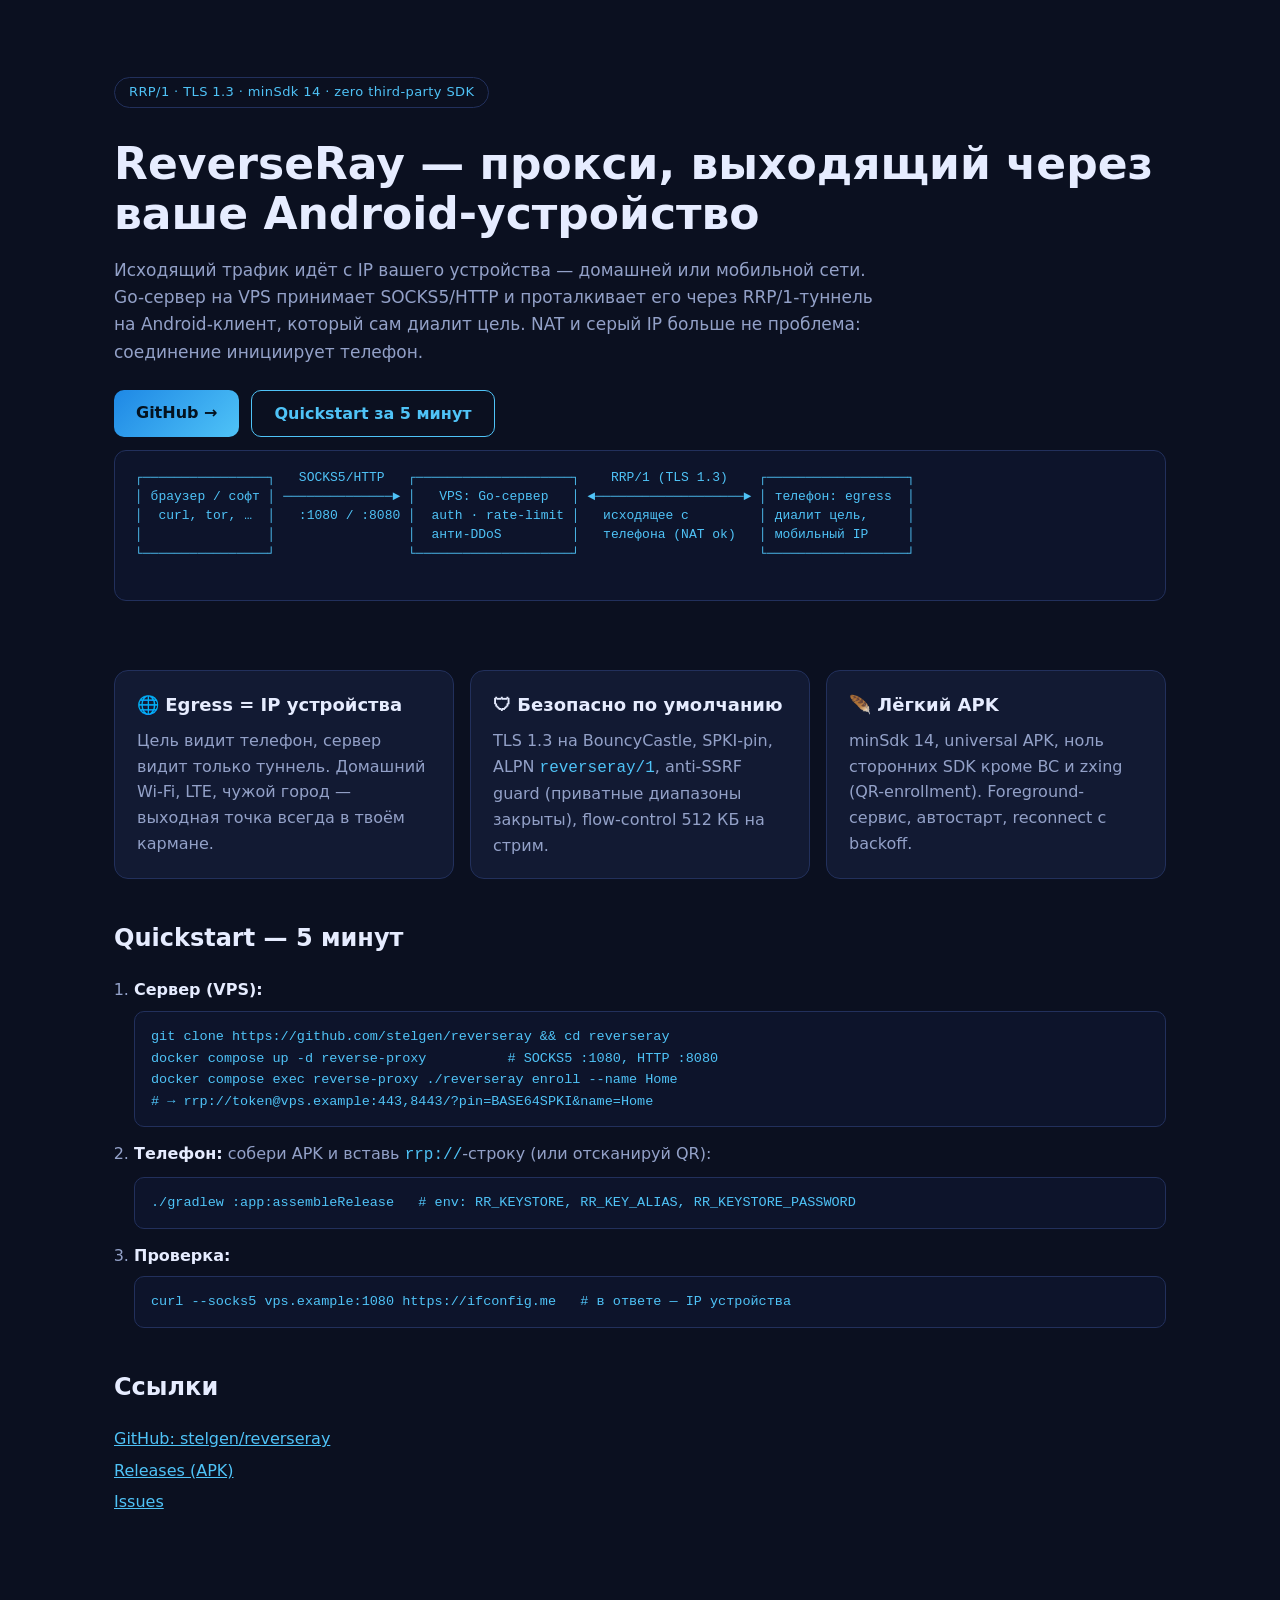
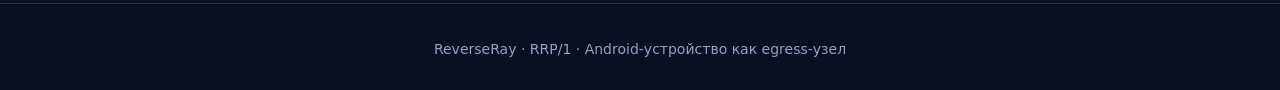
<file: index.html>
<!DOCTYPE html>
<html lang="ru">
<head>
  <meta charset="utf-8">
  <meta name="viewport" content="width=device-width, initial-scale=1">
  <title>ReverseRay — прокси, выходящий через ваше Android-устройство</title>
  <meta name="description" content="ReverseRay: Android-телефон становится egress-узлом. Go-сервер держит SOCKS5/HTTP-прокси, транспорт RRP/1 поверх TLS 1.3, SPKI-pin и anti-SSRF.">
  <link rel="icon" type="image/png" sizes="32x32" href="favicon-32.png">
  <meta property="og:title" content="ReverseRay">
  <meta property="og:description" content="Personal proxy with an Android device as the egress node. TLS 1.3, SPKI pinning, no VPS provider IP.">
  <meta property="og:image" content="og-image.png">
  <meta property="og:type" content="website">
  <link rel="stylesheet" href="style.css">
</head>
<body>

<header class="hero">
  <p class="badge">RRP/1 · TLS 1.3 · minSdk 14 · zero third-party SDK</p>
  <h1>ReverseRay — прокси, выходящий через ваше Android-устройство</h1>
  <p class="lead">
    Исходящий трафик идёт с IP вашего устройства — домашней или мобильной сети.
    Go-сервер на VPS принимает SOCKS5/HTTP и проталкивает его через RRP/1-туннель
    на Android-клиент, который сам диалит цель. NAT и серый IP больше не проблема:
    соединение инициирует телефон.
  </p>
  <p class="cta">
    <a class="btn" href="https://github.com/stelgen/reverseray">GitHub →</a>
    <a class="btn ghost" href="#quickstart">Quickstart за 5 минут</a>
  </p>

  <pre class="scheme">
┌────────────────┐   SOCKS5/HTTP   ┌────────────────────┐    RRP/1 (TLS 1.3)    ┌──────────────────┐
│ браузер / софт │ ──────────────► │   VPS: Go-сервер   │ ◄───────────────────► │ телефон: egress  │
│  curl, tor, …  │   :1080 / :8080 │  auth · rate-limit │   исходящее с         │ диалит цель,     │
│                │                 │  анти-DDoS         │   телефона (NAT ok)   │ мобильный IP     │
└────────────────┘                 └────────────────────┘                       └──────────────────┘
  </pre>
</header>

<main>
  <section class="features" aria-label="Возможности">
    <article class="card">
      <h3>🌐 Egress = IP устройства</h3>
      <p>Цель видит телефон, сервер видит только туннель. Домашний Wi-Fi, LTE, чужой город — выходная точка всегда в твоём кармане.</p>
    </article>
    <article class="card">
      <h3>🛡 Безопасно по умолчанию</h3>
      <p>TLS 1.3 на BouncyCastle, SPKI-pin, ALPN <code>reverseray/1</code>, anti-SSRF guard (приватные диапазоны закрыты), flow-control 512 КБ на стрим.</p>
    </article>
    <article class="card">
      <h3>🪶 Лёгкий APK</h3>
      <p>minSdk 14, universal APK, ноль сторонних SDK кроме BC и zxing (QR-enrollment). Foreground-сервис, автостарт, reconnect с backoff.</p>
    </article>
  </section>

  <section id="quickstart" class="quickstart">
    <h2>Quickstart — 5 минут</h2>
    <ol>
      <li>
        <b>Сервер (VPS):</b>
        <pre><code>git clone https://github.com/stelgen/reverseray &amp;&amp; cd reverseray
docker compose up -d reverse-proxy          # SOCKS5 :1080, HTTP :8080
docker compose exec reverse-proxy ./reverseray enroll --name Home
# → rrp://token@vps.example:443,8443/?pin=BASE64SPKI&amp;name=Home</code></pre>
      </li>
      <li>
        <b>Телефон:</b> собери APK и вставь <code>rrp://</code>-строку (или отсканируй QR):
        <pre><code>./gradlew :app:assembleRelease   # env: RR_KEYSTORE, RR_KEY_ALIAS, RR_KEYSTORE_PASSWORD</code></pre>
      </li>
      <li>
        <b>Проверка:</b>
        <pre><code>curl --socks5 vps.example:1080 https://ifconfig.me   # в ответе — IP устройства</code></pre>
      </li>
    </ol>
  </section>

  <section class="links">
    <h2>Ссылки</h2>
    <ul>
      <li><a href="https://github.com/stelgen/reverseray">GitHub: stelgen/reverseray</a></li>
      <li><a href="https://github.com/stelgen/reverseray/releases">Releases (APK)</a></li>
      <li><a href="https://github.com/stelgen/reverseray/issues">Issues</a></li>
    </ul>
  </section>
</main>

<footer>
  <p>ReverseRay · RRP/1 · Android-устройство как egress-узел</p>
</footer>

</body>
</html>
</file>
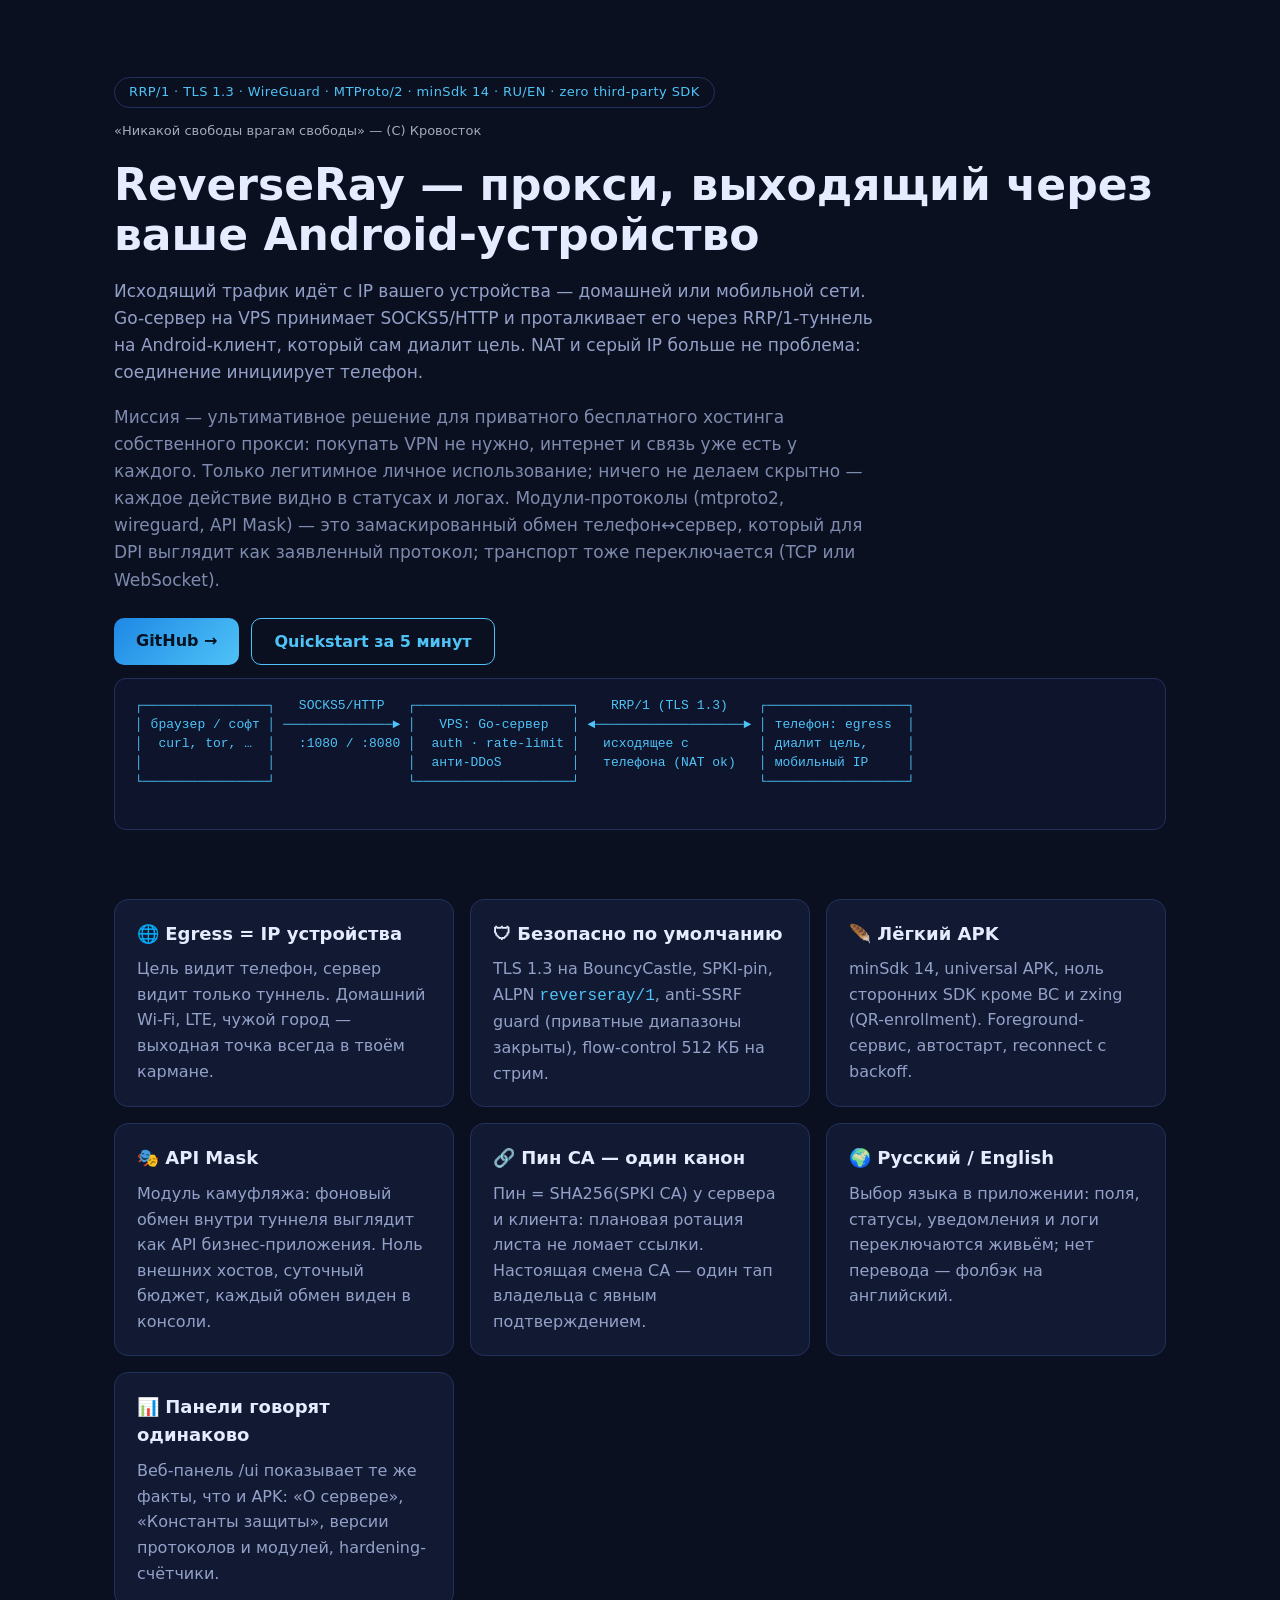
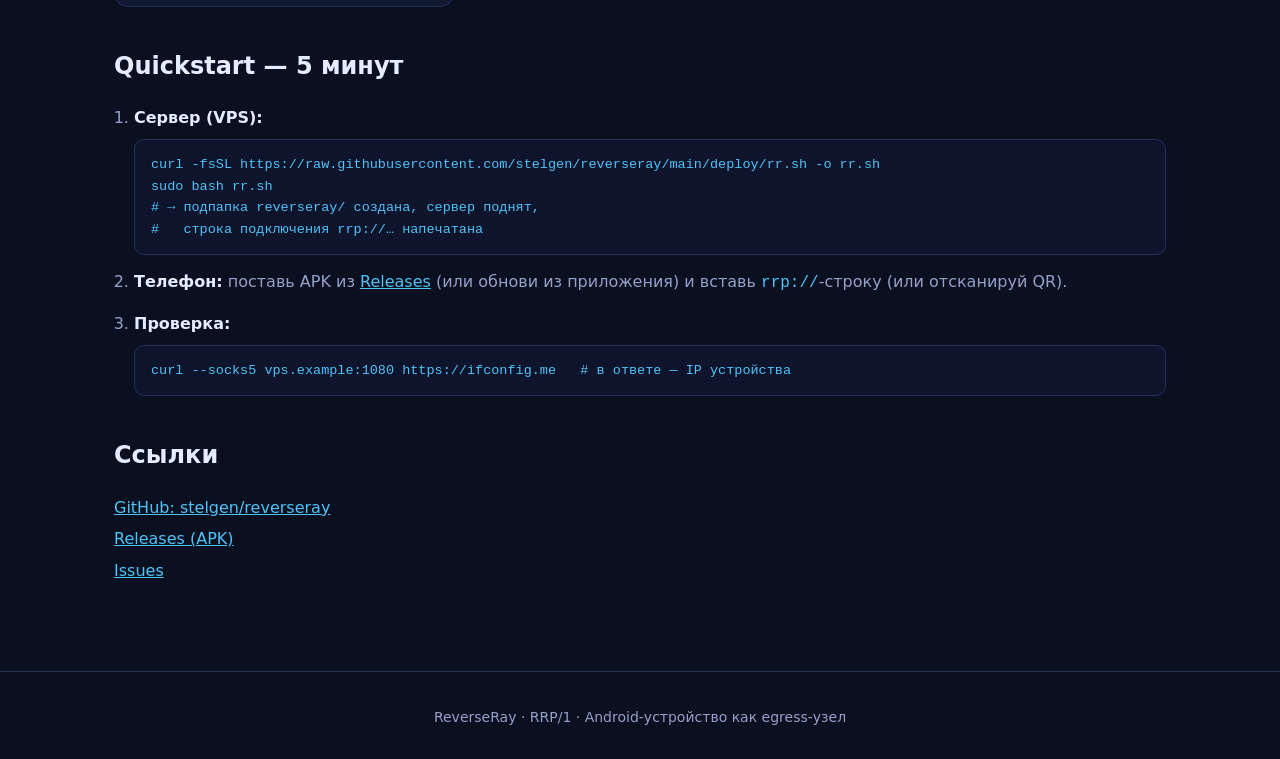
<file: landing/index.html>
<!DOCTYPE html>
<html lang="ru">
<head>
  <meta charset="utf-8">
  <meta name="viewport" content="width=device-width, initial-scale=1">
  <title>ReverseRay — прокси, выходящий через ваше Android-устройство</title>
  <meta name="description" content="ReverseRay: Android-телефон становится egress-узлом. Go-сервер держит SOCKS5/HTTP-прокси, транспорт RRP/1 поверх TLS 1.3, SPKI-pin и anti-SSRF.">
  <link rel="icon" type="image/png" sizes="32x32" href="favicon-32.png">
  <meta property="og:title" content="ReverseRay">
  <meta property="og:description" content="Personal proxy with an Android device as the egress node. TLS 1.3, SPKI pinning, no VPS provider IP.">
  <meta property="og:image" content="og-image.png">
  <meta property="og:type" content="website">
  <link rel="stylesheet" href="style.css">
</head>
<body>

<header class="hero">
  <p class="badge">RRP/1 · TLS 1.3 · WireGuard · MTProto/2 · minSdk 14 · RU/EN · zero third-party SDK</p>
  <p style="opacity:.7;font-size:13px;margin:0 0 6px">«Никакой свободы врагам свободы» — (С) Кровосток</p>
  <h1>ReverseRay — прокси, выходящий через ваше Android-устройство</h1>
  <p class="lead">
    Исходящий трафик идёт с IP вашего устройства — домашней или мобильной сети.
    Go-сервер на VPS принимает SOCKS5/HTTP и проталкивает его через RRP/1-туннель
    на Android-клиент, который сам диалит цель. NAT и серый IP больше не проблема:
    соединение инициирует телефон.
  </p>
  <p class="lead" style="opacity:.85">
    Миссия — ультимативное решение для приватного бесплатного хостинга собственного
    прокси: покупать VPN не нужно, интернет и связь уже есть у каждого. Только
    легитимное личное использование; ничего не делаем скрытно — каждое действие
    видно в статусах и логах. Модули-протоколы (mtproto2, wireguard, API Mask) —
    это замаскированный обмен телефон↔сервер, который для DPI выглядит как заявленный
    протокол; транспорт тоже переключается (TCP или WebSocket).
  </p>
  <p class="cta">
    <a class="btn" href="https://github.com/stelgen/reverseray">GitHub →</a>
    <a class="btn ghost" href="#quickstart">Quickstart за 5 минут</a>
  </p>

  <pre class="scheme">
┌────────────────┐   SOCKS5/HTTP   ┌────────────────────┐    RRP/1 (TLS 1.3)    ┌──────────────────┐
│ браузер / софт │ ──────────────► │   VPS: Go-сервер   │ ◄───────────────────► │ телефон: egress  │
│  curl, tor, …  │   :1080 / :8080 │  auth · rate-limit │   исходящее с         │ диалит цель,     │
│                │                 │  анти-DDoS         │   телефона (NAT ok)   │ мобильный IP     │
└────────────────┘                 └────────────────────┘                       └──────────────────┘
  </pre>
</header>

<main>
  <section class="features" aria-label="Возможности">
    <article class="card">
      <h3>🌐 Egress = IP устройства</h3>
      <p>Цель видит телефон, сервер видит только туннель. Домашний Wi-Fi, LTE, чужой город — выходная точка всегда в твоём кармане.</p>
    </article>
    <article class="card">
      <h3>🛡 Безопасно по умолчанию</h3>
      <p>TLS 1.3 на BouncyCastle, SPKI-pin, ALPN <code>reverseray/1</code>, anti-SSRF guard (приватные диапазоны закрыты), flow-control 512 КБ на стрим.</p>
    </article>
    <article class="card">
      <h3>🪶 Лёгкий APK</h3>
      <p>minSdk 14, universal APK, ноль сторонних SDK кроме BC и zxing (QR-enrollment). Foreground-сервис, автостарт, reconnect с backoff.</p>
    </article>
    <article class="card">
      <h3>🎭 API Mask</h3>
      <p>Модуль камуфляжа: фоновый обмен внутри туннеля выглядит как API бизнес-приложения. Ноль внешних хостов, суточный бюджет, каждый обмен виден в консоли.</p>
    </article>
    <article class="card">
      <h3>🔗 Пин CA — один канон</h3>
      <p>Пин = SHA256(SPKI CA) у сервера и клиента: плановая ротация листа не ломает ссылки. Настоящая смена CA — один тап владельца с явным подтверждением.</p>
    </article>
    <article class="card">
      <h3>🌍 Русский / English</h3>
      <p>Выбор языка в приложении: поля, статусы, уведомления и логи переключаются живьём; нет перевода — фолбэк на английский.</p>
    </article>
    <article class="card">
      <h3>📊 Панели говорят одинаково</h3>
      <p>Веб-панель /ui показывает те же факты, что и APK: «О сервере», «Константы защиты», версии протоколов и модулей, hardening-счётчики.</p>
    </article>
  </section>

  <section id="quickstart" class="quickstart">
    <h2>Quickstart — 5 минут</h2>
    <ol>
      <li>
        <b>Сервер (VPS):</b>
        <pre><code>curl -fsSL https://raw.githubusercontent.com/stelgen/reverseray/main/deploy/rr.sh -o rr.sh
sudo bash rr.sh
# → подпапка reverseray/ создана, сервер поднят,
#   строка подключения rrp://… напечатана</code></pre>
      </li>
      <li>
        <b>Телефон:</b> поставь APK из
        <a href="https://github.com/stelgen/reverseray/releases">Releases</a>
        (или обнови из приложения) и вставь <code>rrp://</code>-строку (или отсканируй QR).
      </li>
      <li>
        <b>Проверка:</b>
        <pre><code>curl --socks5 vps.example:1080 https://ifconfig.me   # в ответе — IP устройства</code></pre>
      </li>
    </ol>
  </section>

  <section class="links">
    <h2>Ссылки</h2>
    <ul>
      <li><a href="https://github.com/stelgen/reverseray">GitHub: stelgen/reverseray</a></li>
      <li><a href="https://github.com/stelgen/reverseray/releases">Releases (APK)</a></li>
      <li><a href="https://github.com/stelgen/reverseray/issues">Issues</a></li>
    </ul>
  </section>
</main>

<footer>
  <p>ReverseRay · RRP/1 · Android-устройство как egress-узел</p>
</footer>

</body>
</html>
</file>
<file: style.css>
/* ReverseRay landing — чистый CSS, без CDN/шрифтов/JS-фреймворков */

:root {
  --bg: #0b1020;
  --bg-card: #121a33;
  --bg-code: #0d142b;
  --fg: #e6ecff;
  --muted: #93a1c8;
  --accent: #4fc3f7;
  --accent-2: #1e88e5;
  --border: #22305c;
}

* { box-sizing: border-box; }

html { scroll-behavior: smooth; }

body {
  margin: 0;
  background: var(--bg);
  color: var(--fg);
  font: 16px/1.6 system-ui, -apple-system, "Segoe UI", Roboto, sans-serif;
}

code, pre {
  font-family: ui-monospace, Consolas, "Cascadia Mono", Menlo, monospace;
}

a { color: var(--accent); }

/* ---------- hero ---------- */

.hero {
  padding: 64px 24px 32px;
  max-width: 1100px;
  margin: 0 auto;
}

.badge {
  display: inline-block;
  border: 1px solid var(--border);
  border-radius: 999px;
  padding: 4px 14px;
  color: var(--accent);
  font-size: 13px;
  letter-spacing: .4px;
}

h1 {
  font-size: clamp(28px, 5vw, 44px);
  margin: 18px 0 12px;
  line-height: 1.15;
}

.lead {
  color: var(--muted);
  max-width: 760px;
  font-size: 17px;
}

.cta {
  display: flex;
  gap: 12px;
  flex-wrap: wrap;
  margin: 24px 0 8px;
}

.btn {
  display: inline-block;
  background: linear-gradient(135deg, var(--accent-2), var(--accent));
  color: #04121f;
  font-weight: 700;
  text-decoration: none;
  padding: 10px 22px;
  border-radius: 10px;
}

.btn.ghost {
  background: transparent;
  color: var(--accent);
  border: 1px solid var(--accent);
  font-weight: 600;
}

.btn:hover { filter: brightness(1.1); }

.scheme {
  overflow-x: auto;
  background: var(--bg-code);
  border: 1px solid var(--border);
  border-radius: 12px;
  padding: 18px 20px;
  color: var(--accent);
  font-size: 13px;
  line-height: 1.45;
}

/* ---------- cards ---------- */

main {
  max-width: 1100px;
  margin: 0 auto;
  padding: 24px;
}

.features {
  display: grid;
  grid-template-columns: repeat(auto-fit, minmax(260px, 1fr));
  gap: 16px;
}

.card {
  background: var(--bg-card);
  border: 1px solid var(--border);
  border-radius: 14px;
  padding: 20px 22px;
}

.card h3 { margin: 0 0 8px; font-size: 18px; }
.card p { margin: 0; color: var(--muted); }

/* ---------- quickstart ---------- */

.quickstart { margin-top: 40px; }
.quickstart h2, .links h2 { font-size: 24px; }

.quickstart ol {
  padding-left: 20px;
  display: grid;
  gap: 14px;
}

.quickstart li { color: var(--muted); }
.quickstart b { color: var(--fg); }

.quickstart pre {
  background: var(--bg-code);
  border: 1px solid var(--border);
  border-radius: 10px;
  padding: 14px 16px;
  overflow-x: auto;
  font-size: 13.5px;
  color: #c9e7ff;
  margin: 8px 0 0;
}

code { color: var(--accent); }

/* ---------- links / footer ---------- */

.links { margin-top: 40px; }

.links ul {
  list-style: none;
  padding: 0;
  display: grid;
  gap: 6px;
}

footer {
  border-top: 1px solid var(--border);
  color: var(--muted);
  text-align: center;
  padding: 20px;
  margin-top: 48px;
  font-size: 14px;
}
</file>
<file: landing/style.css>
/* ReverseRay landing — чистый CSS, без CDN/шрифтов/JS-фреймворков */

:root {
  --bg: #0b1020;
  --bg-card: #121a33;
  --bg-code: #0d142b;
  --fg: #e6ecff;
  --muted: #93a1c8;
  --accent: #4fc3f7;
  --accent-2: #1e88e5;
  --border: #22305c;
}

* { box-sizing: border-box; }

html { scroll-behavior: smooth; }

body {
  margin: 0;
  background: var(--bg);
  color: var(--fg);
  font: 16px/1.6 system-ui, -apple-system, "Segoe UI", Roboto, sans-serif;
}

code, pre {
  font-family: ui-monospace, Consolas, "Cascadia Mono", Menlo, monospace;
}

a { color: var(--accent); }

/* ---------- hero ---------- */

.hero {
  padding: 64px 24px 32px;
  max-width: 1100px;
  margin: 0 auto;
}

.badge {
  display: inline-block;
  border: 1px solid var(--border);
  border-radius: 999px;
  padding: 4px 14px;
  color: var(--accent);
  font-size: 13px;
  letter-spacing: .4px;
}

h1 {
  font-size: clamp(28px, 5vw, 44px);
  margin: 18px 0 12px;
  line-height: 1.15;
}

.lead {
  color: var(--muted);
  max-width: 760px;
  font-size: 17px;
}

.cta {
  display: flex;
  gap: 12px;
  flex-wrap: wrap;
  margin: 24px 0 8px;
}

.btn {
  display: inline-block;
  background: linear-gradient(135deg, var(--accent-2), var(--accent));
  color: #04121f;
  font-weight: 700;
  text-decoration: none;
  padding: 10px 22px;
  border-radius: 10px;
}

.btn.ghost {
  background: transparent;
  color: var(--accent);
  border: 1px solid var(--accent);
  font-weight: 600;
}

.btn:hover { filter: brightness(1.1); }

.scheme {
  overflow-x: auto;
  background: var(--bg-code);
  border: 1px solid var(--border);
  border-radius: 12px;
  padding: 18px 20px;
  color: var(--accent);
  font-size: 13px;
  line-height: 1.45;
}

/* ---------- cards ---------- */

main {
  max-width: 1100px;
  margin: 0 auto;
  padding: 24px;
}

.features {
  display: grid;
  grid-template-columns: repeat(auto-fit, minmax(260px, 1fr));
  gap: 16px;
}

.card {
  background: var(--bg-card);
  border: 1px solid var(--border);
  border-radius: 14px;
  padding: 20px 22px;
}

.card h3 { margin: 0 0 8px; font-size: 18px; }
.card p { margin: 0; color: var(--muted); }

/* ---------- quickstart ---------- */

.quickstart { margin-top: 40px; }
.quickstart h2, .links h2 { font-size: 24px; }

.quickstart ol {
  padding-left: 20px;
  display: grid;
  gap: 14px;
}

.quickstart li { color: var(--muted); }
.quickstart b { color: var(--fg); }

.quickstart pre {
  background: var(--bg-code);
  border: 1px solid var(--border);
  border-radius: 10px;
  padding: 14px 16px;
  overflow-x: auto;
  font-size: 13.5px;
  color: #c9e7ff;
  margin: 8px 0 0;
}

code { color: var(--accent); }

/* ---------- links / footer ---------- */

.links { margin-top: 40px; }

.links ul {
  list-style: none;
  padding: 0;
  display: grid;
  gap: 6px;
}

footer {
  border-top: 1px solid var(--border);
  color: var(--muted);
  text-align: center;
  padding: 20px;
  margin-top: 48px;
  font-size: 14px;
}
</file>
